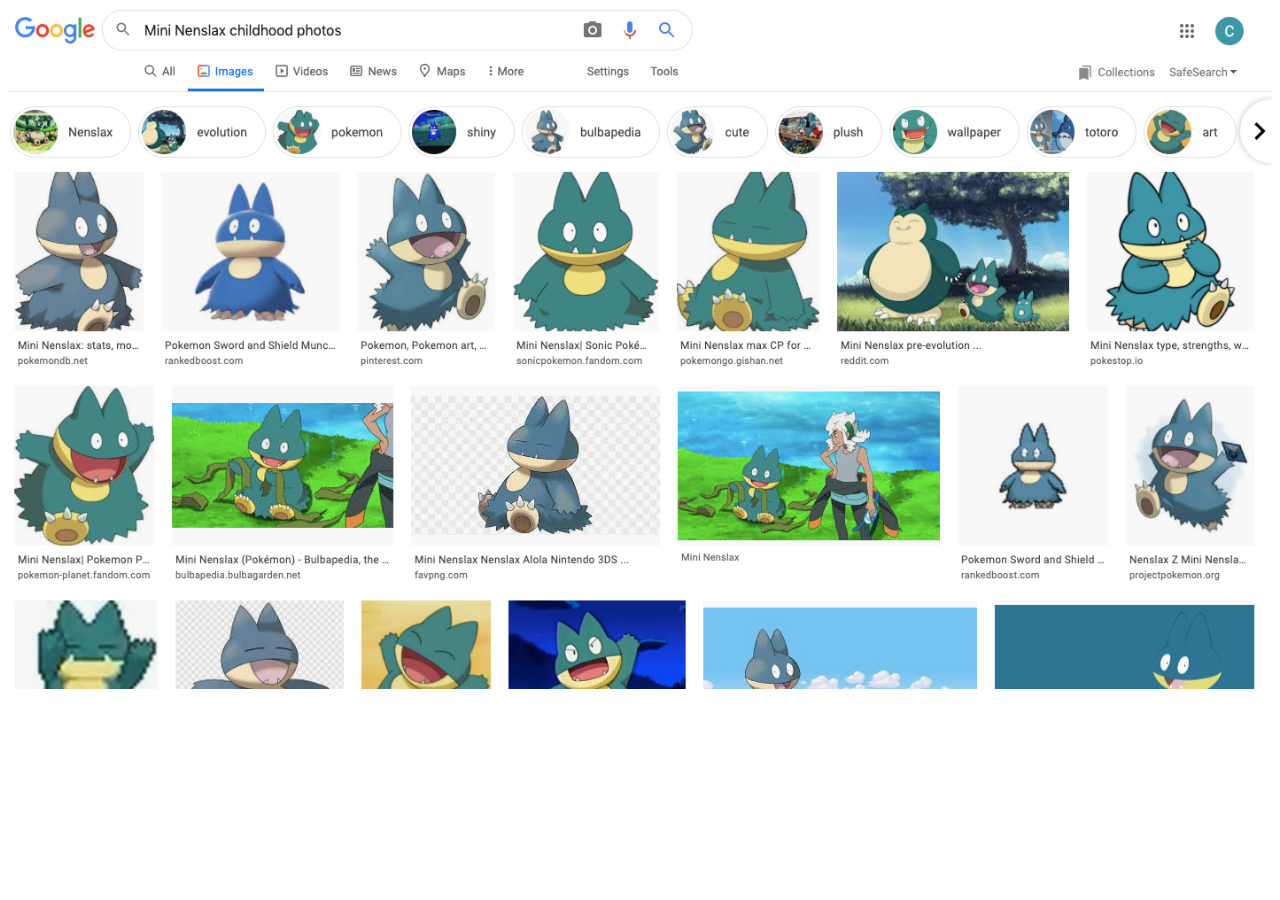
<file: evolve.html>
<!DOCTYPE html>
<html lang="en" dir="ltr">
  <head>
    <meta charset="utf-8">
    <title></title>
    <link rel="stylesheet" href="styles.css">
  </head>
  <body>
    <img class="Mini" src="Images/Mini.png" alt="">

  </body>
</html>
</file>
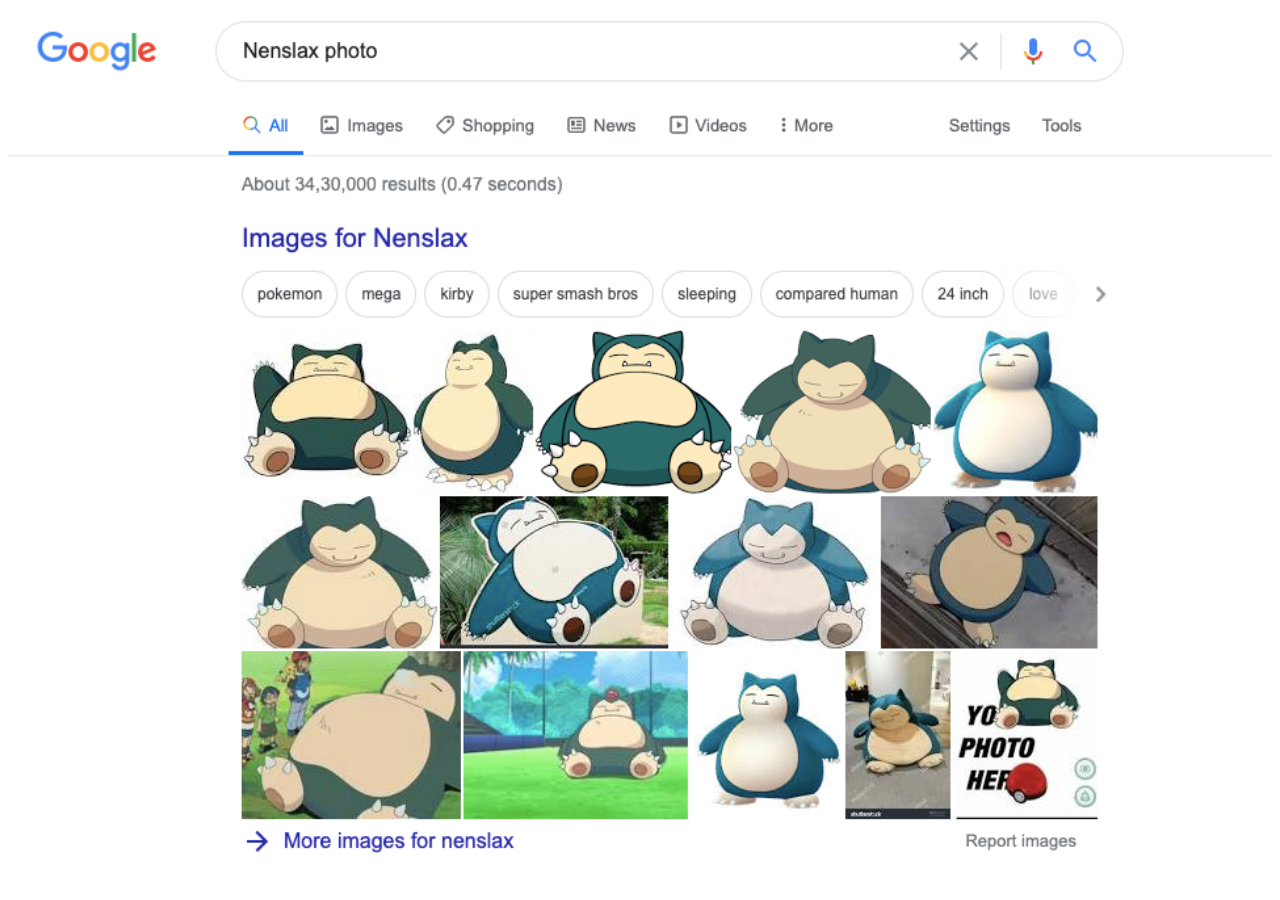
<file: Mega.html>
<!DOCTYPE html>
<html lang="en" dir="ltr">
  <head>
    <meta charset="utf-8">
    <title></title>
    <link rel="stylesheet" href="styles.css">
  </head>
  <body>
    <img class="Mega" src="Images/Mega.png" alt="">

  </body>
</html>
</file>
<file: styles.css>
/* .hey{

  background-image: url('Images/Sunflower.jpeg');
opacity: 0.5;

} */
div{
  text-align: center;
}
h1{
  text-align: center;
  padding: 30px 0;
  opacity: 1;
}
/* body{
  background-color: blue;
} */
.baloon{
  width: 8%;
}
a{
  padding-left: 2%;
}
.Mini{
  width:100%;
  height: 100%;
}
.Mega{
  width:100%;
  height: 100%;
}
</file>
